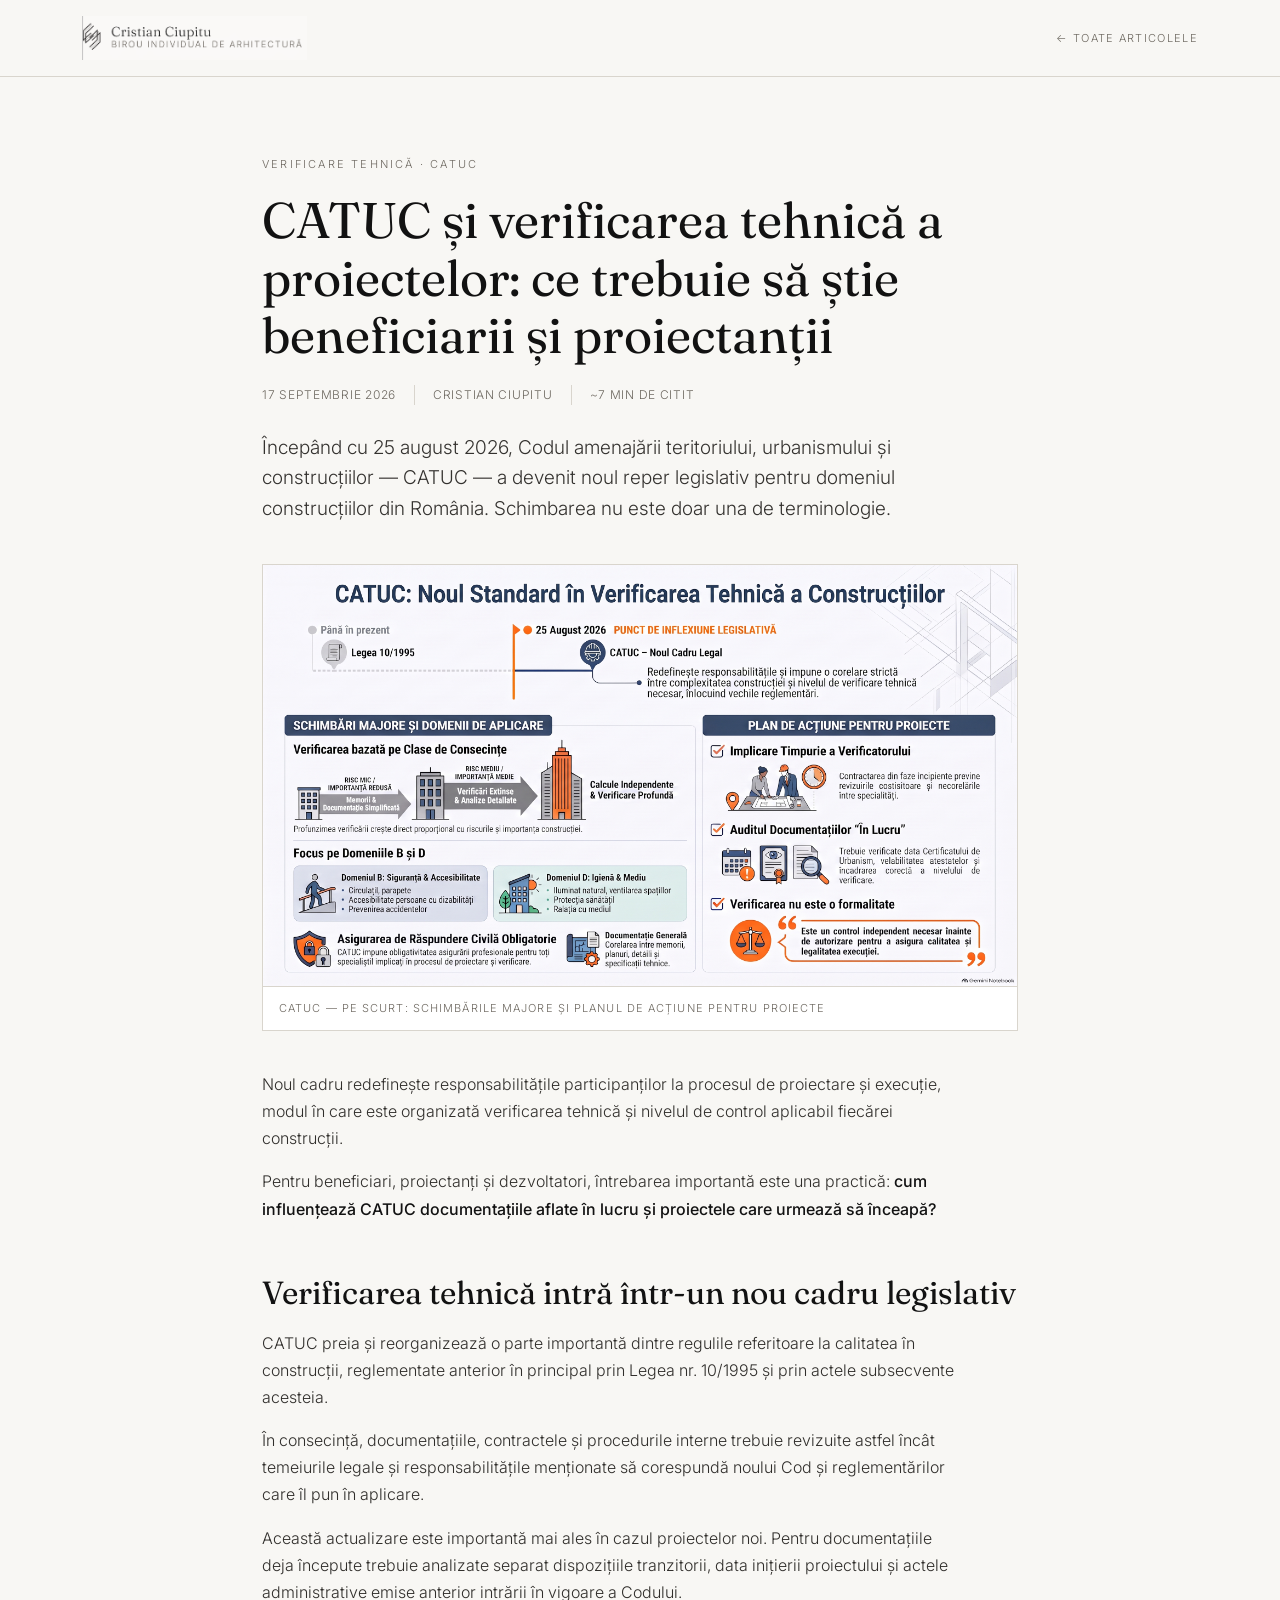
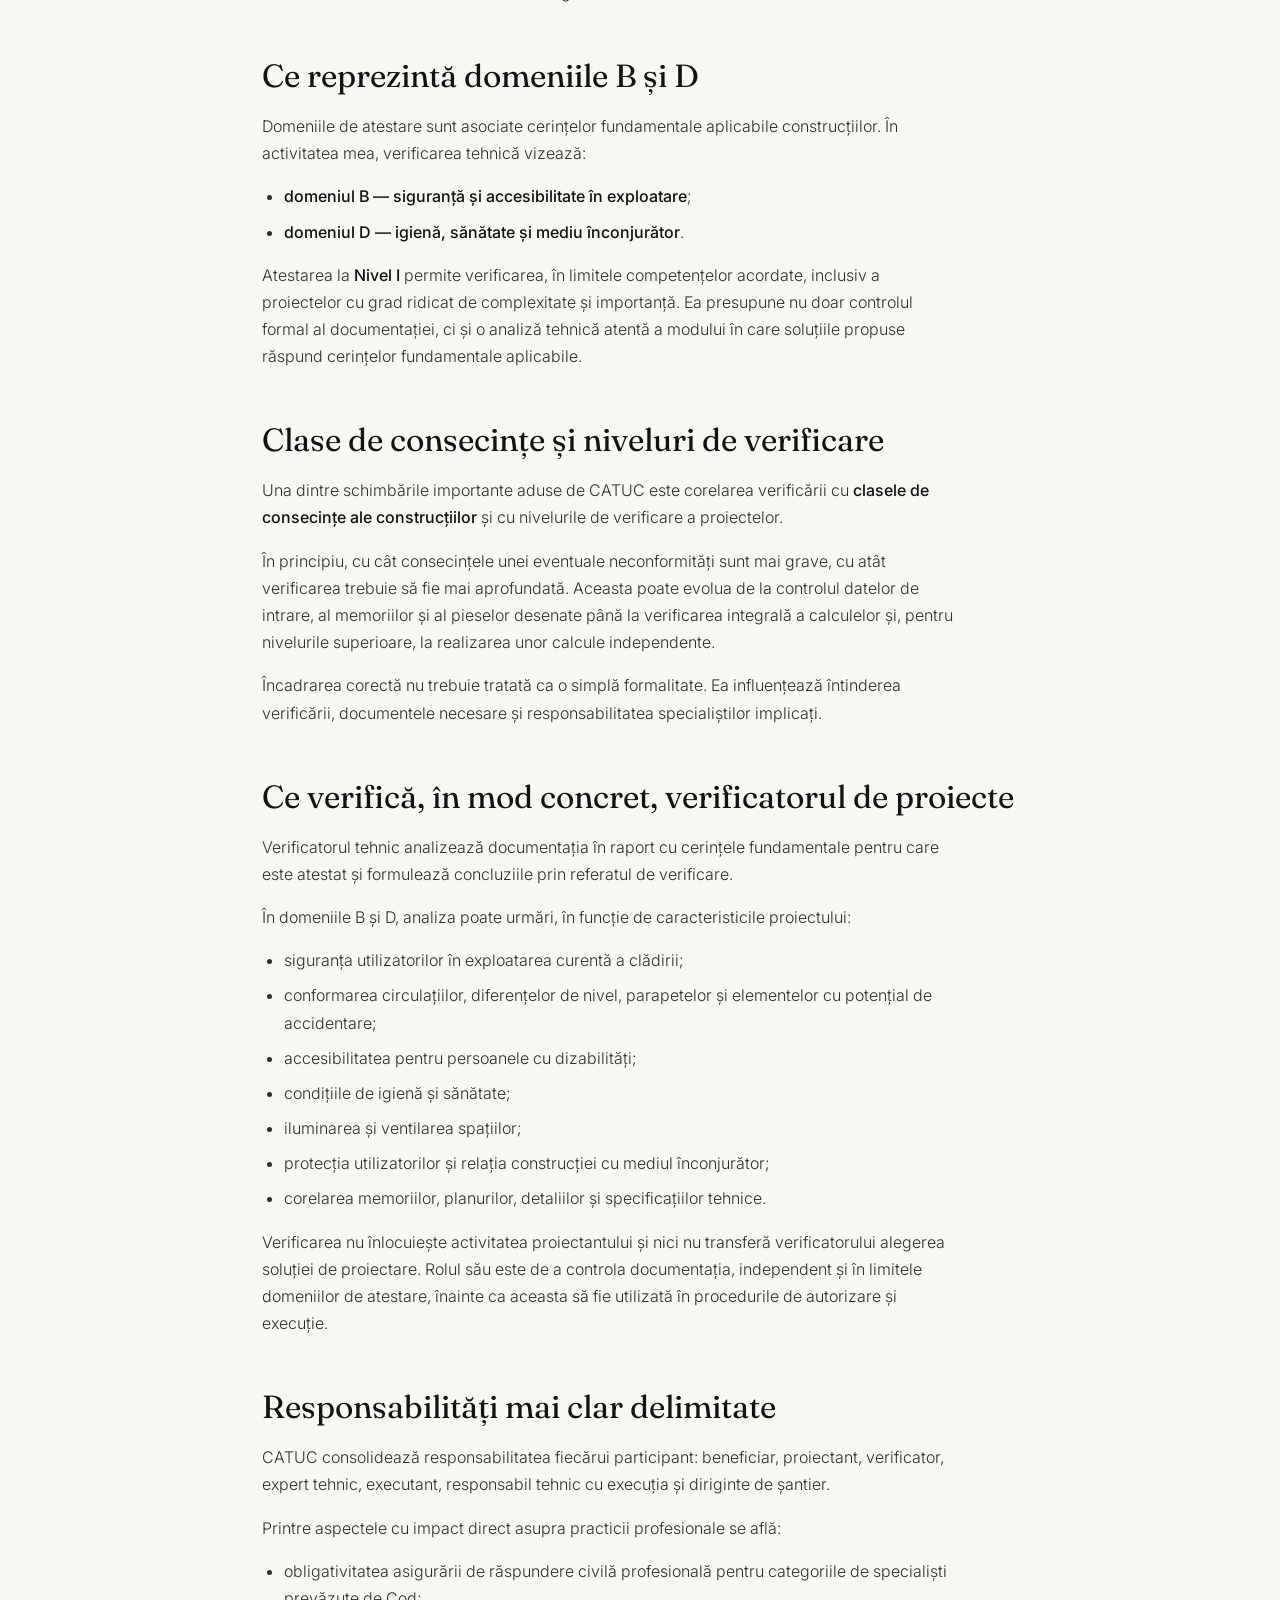
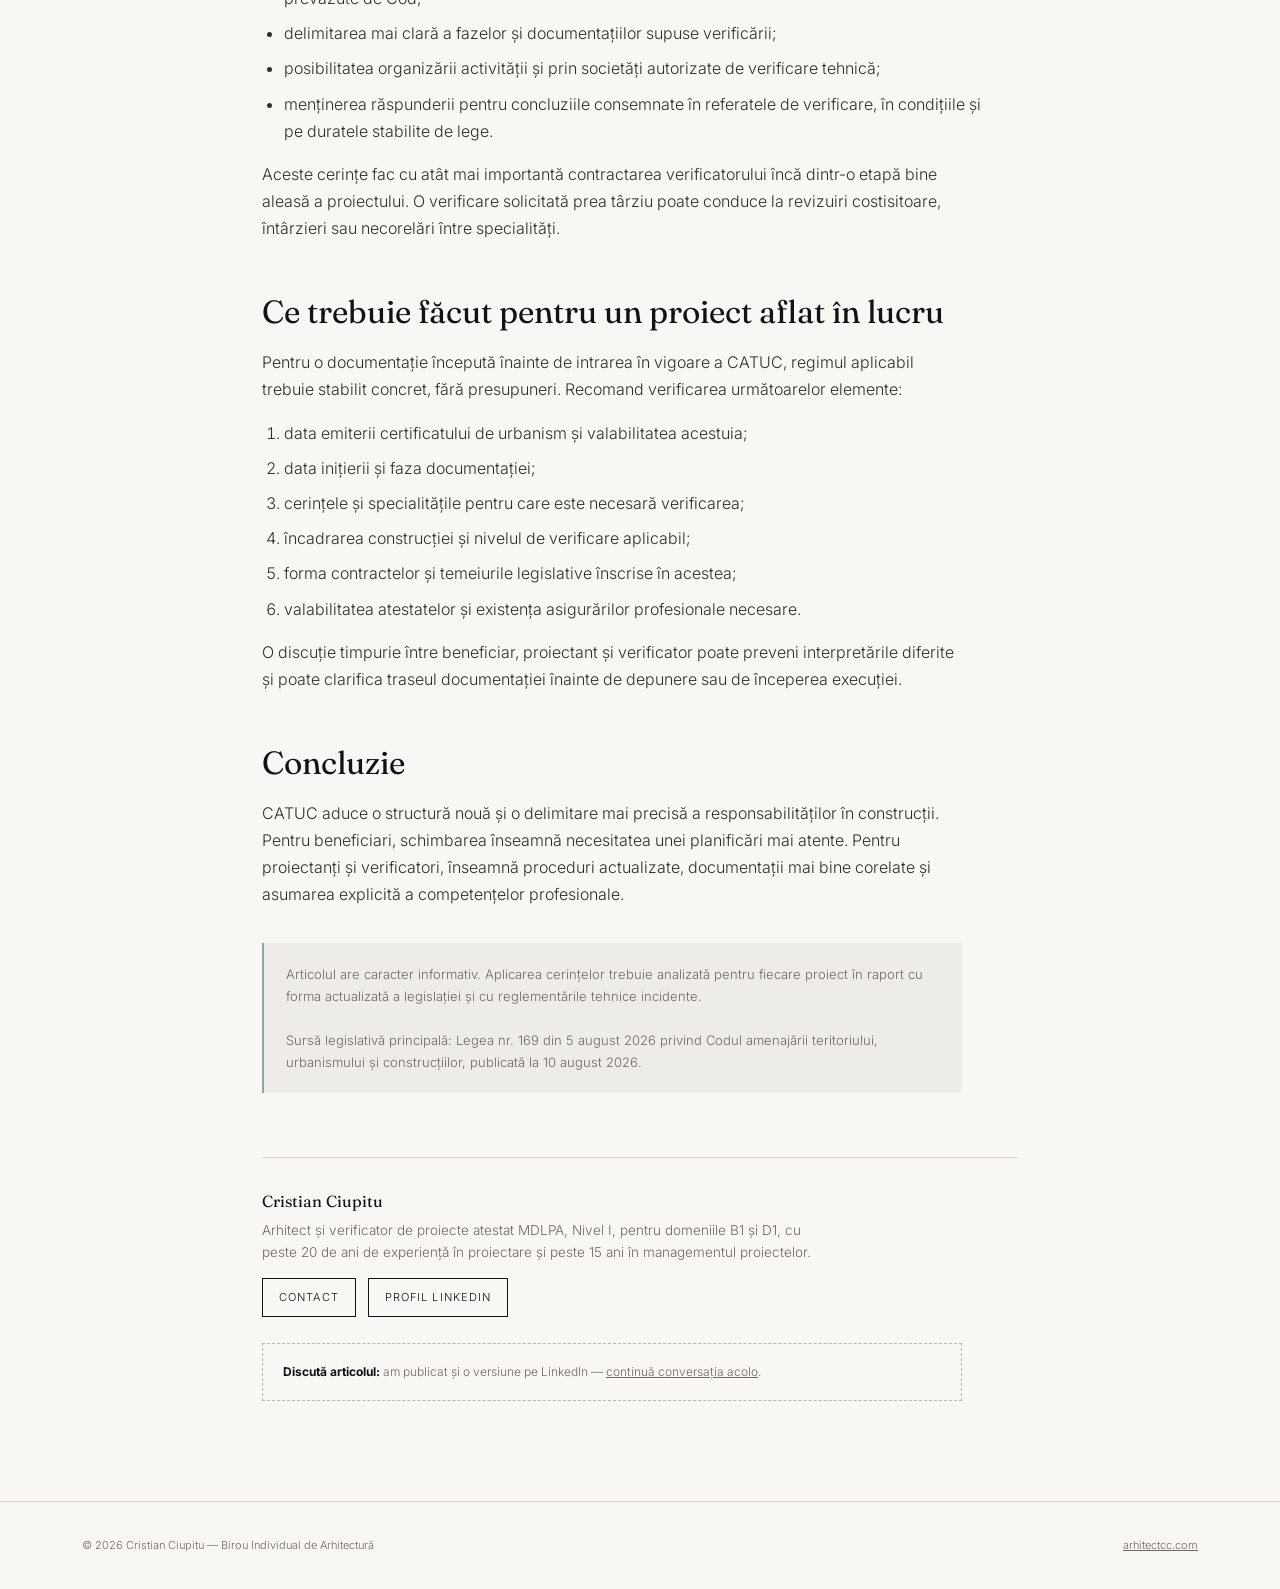
<file: catuc-verificarea-tehnica-proiectelor-b1-d1.html>
<!doctype html>
<html lang="ro">
<head>
<!-- Google tag (gtag.js) -->
<script async src="https://www.googletagmanager.com/gtag/js?id=G-D7TY2CG2GQ"></script>
<script>
  window.dataLayer = window.dataLayer || [];
  function gtag(){dataLayer.push(arguments);}
  gtag('js', new Date());
  gtag('config', 'G-D7TY2CG2GQ');
</script>
<meta charset="utf-8"/>
<meta content="width=device-width, initial-scale=1.0" name="viewport"/>
<title>CATUC și verificarea tehnică a proiectelor B1 și D1 | Cristian Ciupitu</title>
<meta name="description" content="Ce schimbă CATUC în verificarea tehnică a proiectelor? Responsabilități, clase de consecințe și verificarea domeniilor B1 și D1, explicate de arh. Cristian Ciupitu."/>
<meta name="robots" content="index, follow, max-image-preview:large, max-snippet:-1, max-video-preview:-1"/>
<meta name="author" content="Cristian Ciupitu"/>
<meta name="theme-color" content="#f7f5f2"/>
<meta name="format-detection" content="telephone=no"/>
<link href="https://arhitectcc.com/catuc-verificarea-tehnica-proiectelor-b1-d1" rel="canonical"/>

<meta property="og:type" content="article"/>
<meta property="og:locale" content="ro_RO"/>
<meta property="og:site_name" content="Cristian Ciupitu — Birou Individual de Arhitectură"/>
<meta property="og:title" content="CATUC și verificarea tehnică a proiectelor B1 și D1"/>
<meta property="og:description" content="Ce schimbă CATUC în verificarea tehnică a proiectelor? Responsabilități, clase de consecințe și verificarea domeniilor B1 și D1, explicate de arh. Cristian Ciupitu."/>
<meta property="og:url" content="https://arhitectcc.com/catuc-verificarea-tehnica-proiectelor-b1-d1"/>
<meta property="og:image" content="https://arhitectcc.com/assets/images/catuc-infografic-verificare-tehnica.jpg"/>
<meta property="og:image:width" content="2752"/>
<meta property="og:image:height" content="1536"/>
<meta property="og:image:alt" content="Infografic: CATUC — Noul Standard în Verificarea Tehnică a Construcțiilor"/>
<meta name="twitter:card" content="summary_large_image"/>
<meta name="twitter:title" content="CATUC și verificarea tehnică a proiectelor B1 și D1"/>
<meta name="twitter:description" content="Ce schimbă CATUC în verificarea tehnică a proiectelor? Responsabilități, clase de consecințe și verificarea domeniilor B1 și D1."/>
<meta name="twitter:image" content="https://arhitectcc.com/assets/images/catuc-infografic-verificare-tehnica.jpg"/>

<script type="application/ld+json">
{
  "@context": "https://schema.org",
  "@graph": [
    {
      "@type": "Article",
      "@id": "https://arhitectcc.com/catuc-verificarea-tehnica-proiectelor-b1-d1#article",
      "headline": "CATUC și verificarea tehnică a proiectelor B1 și D1",
      "description": "Ce schimbă CATUC în verificarea tehnică a proiectelor? Responsabilități, clase de consecințe și verificarea domeniilor B1 și D1, explicate de arh. Cristian Ciupitu.",
      "image": "https://arhitectcc.com/assets/images/catuc-infografic-verificare-tehnica.jpg",
      "datePublished": "2026-09-17",
      "dateModified": "2026-09-17",
      "inLanguage": "ro",
      "mainEntityOfPage": "https://arhitectcc.com/catuc-verificarea-tehnica-proiectelor-b1-d1",
      "author": { "@id": "https://arhitectcc.com/#person" },
      "publisher": { "@id": "https://arhitectcc.com/#business" },
      "about": ["CATUC", "Verificare tehnică proiecte", "Domeniul B1", "Domeniul D1"]
    },
    {
      "@type": "WebPage",
      "@id": "https://arhitectcc.com/catuc-verificarea-tehnica-proiectelor-b1-d1#webpage",
      "url": "https://arhitectcc.com/catuc-verificarea-tehnica-proiectelor-b1-d1",
      "name": "CATUC și verificarea tehnică a proiectelor B1 și D1",
      "isPartOf": { "@id": "https://arhitectcc.com/#website" },
      "about": { "@id": "https://arhitectcc.com/#person" },
      "inLanguage": "ro",
      "breadcrumb": { "@id": "https://arhitectcc.com/catuc-verificarea-tehnica-proiectelor-b1-d1#breadcrumb" }
    },
    {
      "@type": "BreadcrumbList",
      "@id": "https://arhitectcc.com/catuc-verificarea-tehnica-proiectelor-b1-d1#breadcrumb",
      "itemListElement": [
        { "@type": "ListItem", "position": 1, "name": "Acasă", "item": "https://arhitectcc.com/" },
        { "@type": "ListItem", "position": 2, "name": "Articole", "item": "https://arhitectcc.com/#articole" },
        { "@type": "ListItem", "position": 3, "name": "CATUC și verificarea tehnică a proiectelor B1 și D1" }
      ]
    }
  ]
}
</script>

<link href="https://fonts.googleapis.com" rel="preconnect"/>
<link crossorigin="" href="https://fonts.gstatic.com" rel="preconnect"/>
<link href="https://fonts.googleapis.com/css2?family=Fraunces:opsz,wght@9..144,300;9..144,400;9..144,500&amp;family=Inter:wght@300;400;500;600&amp;display=swap" rel="stylesheet"/>

<link href="/assets/favicon.ico" rel="icon"/>
<link href="/assets/favicon-32.png" rel="icon" sizes="32x32" type="image/png"/>
<link href="/assets/favicon-16.png" rel="icon" sizes="16x16" type="image/png"/>
<link href="/assets/apple-touch-icon.png" rel="apple-touch-icon" sizes="180x180"/>
<link href="/site.webmanifest" rel="manifest"/>

<style>
:root{
  --ink:#121212; --paper:#f8f7f4; --paper2:#eeece7; --line:#d9d5cd;
  --muted:#6e6961; --accent:#8ea5a5; --dark:#111414; --white:#f7f5f0;
}
*{box-sizing:border-box;margin:0;padding:0}
html{scroll-behavior:smooth}
body{background:var(--paper);color:var(--ink);font:300 16px/1.7 'Inter',sans-serif}
h1,h2,h3,.serif{font-family:'Fraunces',serif;font-weight:400;line-height:1.15}
a{color:inherit} img{display:block;max-width:100%}
.wrap{max-width:820px;margin:auto;padding:0 32px}
header{position:sticky;top:0;z-index:50;background:rgba(248,247,244,.94);backdrop-filter:blur(10px);border-bottom:1px solid var(--line)}
.nav{max-width:1180px;margin:auto;padding:16px 32px;display:flex;align-items:center;justify-content:space-between;gap:24px}
.brand{display:flex;align-items:center;gap:10px;text-decoration:none}
.brand img{height:44px;width:auto}
.brand strong{font:400 16px 'Fraunces',serif}
.back-link{font-size:11px;letter-spacing:.12em;text-transform:uppercase;color:var(--muted);text-decoration:none}
.back-link:hover{color:var(--ink)}

.eyebrow{font-size:11px;letter-spacing:.2em;text-transform:uppercase;color:var(--muted)}
article{padding:72px 0 100px}
.article-head{margin-bottom:38px}
.article-head h1{font-size:clamp(32px,5vw,50px);margin-top:16px;max-width:720px}
.article-meta{display:flex;gap:18px;flex-wrap:wrap;margin-top:20px;font-size:12px;letter-spacing:.06em;text-transform:uppercase;color:var(--muted)}
.article-meta span{border-left:1px solid var(--line);padding-left:18px}
.article-meta span:first-child{border-left:0;padding-left:0}

.lede{font:300 19px/1.6 'Inter',sans-serif;color:#34322f;margin:28px 0 8px;max-width:700px}

figure.hero-figure{margin:40px 0;border:1px solid var(--line);background:#fff}
figure.hero-figure img{width:100%;height:auto}
figure.hero-figure figcaption{padding:12px 16px;font-size:11px;letter-spacing:.1em;text-transform:uppercase;color:var(--muted);border-top:1px solid var(--line)}

.prose h2{font-size:clamp(24px,3vw,32px);margin:52px 0 18px}
.prose h3{font-size:19px;margin:30px 0 12px;font-family:'Inter',sans-serif;font-weight:500;letter-spacing:.02em}
.prose p{margin:16px 0;color:#302e2b;max-width:700px}
.prose ul,.prose ol{margin:16px 0 16px 22px;max-width:700px;color:#302e2b}
.prose li{margin:8px 0}
.prose strong{font-weight:500;color:var(--ink)}
.prose a{text-decoration:underline;text-underline-offset:3px}
.note{margin:34px 0;padding:20px 22px;border-left:2px solid var(--accent);background:var(--paper2);font-size:13px;color:var(--muted);max-width:700px}

.author-box{margin-top:64px;padding-top:34px;border-top:1px solid var(--line);display:flex;gap:20px;align-items:flex-start;flex-wrap:wrap}
.author-box h3{font-size:16px;margin-bottom:8px}
.author-box p{font-size:13.5px;color:var(--muted);max-width:560px}
.author-links{margin-top:14px;display:flex;gap:12px;flex-wrap:wrap}
.author-links a{display:inline-block;border:1px solid currentColor;padding:9px 16px;font-size:11px;letter-spacing:.1em;text-transform:uppercase;text-decoration:none;transition:.2s}
.author-links a:hover{background:var(--ink);color:var(--paper)}

.share-box{margin-top:26px;padding:18px 20px;border:1px dashed #bbb6ad;font-size:12px;color:var(--muted);max-width:700px}
.share-box b{color:var(--ink)}

footer{padding:34px 0;border-top:1px solid var(--line)}
.footer{max-width:1180px;margin:auto;padding:0 32px;display:flex;justify-content:space-between;gap:20px;flex-wrap:wrap;color:var(--muted);font-size:11px}

@media(max-width:640px){
  .wrap{padding:0 20px}
  .nav{padding:14px 20px}
  article{padding:48px 0 72px}
}
</style>
</head>
<body>

<header>
  <div class="nav">
    <a class="brand" href="/">
      <img src="/assets/logo-lockup.png" alt="Cristian Ciupitu — Birou Individual de Arhitectură"/>
    </a>
    <a class="back-link" href="/#articole">← Toate articolele</a>
  </div>
</header>

<article>
  <div class="wrap">
    <div class="article-head">
      <span class="eyebrow">Verificare tehnică · CATUC</span>
      <h1>CATUC și verificarea tehnică a proiectelor: ce trebuie să știe beneficiarii și proiectanții</h1>
      <div class="article-meta">
        <span>17 septembrie 2026</span>
        <span>Cristian Ciupitu</span>
        <span>~7 min de citit</span>
      </div>
      <p class="lede">Începând cu 25 august 2026, Codul amenajării teritoriului, urbanismului și construcțiilor — CATUC — a devenit noul reper legislativ pentru domeniul construcțiilor din România. Schimbarea nu este doar una de terminologie.</p>
    </div>

    <figure class="hero-figure">
      <img src="/assets/images/catuc-infografic-verificare-tehnica.jpg" alt="Infografic: CATUC — Noul Standard în Verificarea Tehnică a Construcțiilor. Punct de inflexiune legislativă la 25 august 2026: Legea 10/1995 este înlocuită de CATUC. Verificare bazată pe clase de consecințe, focus pe domeniile B (siguranță și accesibilitate) și D (igienă și mediu), asigurare de răspundere civilă obligatorie și plan de acțiune pentru proiecte aflate în lucru." loading="lazy" width="2752" height="1536"/>
      <figcaption>CATUC — pe scurt: schimbările majore și planul de acțiune pentru proiecte</figcaption>
    </figure>

    <div class="prose">
      <p>Noul cadru redefinește responsabilitățile participanților la procesul de proiectare și execuție, modul în care este organizată verificarea tehnică și nivelul de control aplicabil fiecărei construcții.</p>

      <p>Pentru beneficiari, proiectanți și dezvoltatori, întrebarea importantă este una practică: <strong>cum influențează CATUC documentațiile aflate în lucru și proiectele care urmează să înceapă?</strong></p>

      <h2>Verificarea tehnică intră într-un nou cadru legislativ</h2>
      <p>CATUC preia și reorganizează o parte importantă dintre regulile referitoare la calitatea în construcții, reglementate anterior în principal prin Legea nr. 10/1995 și prin actele subsecvente acesteia.</p>
      <p>În consecință, documentațiile, contractele și procedurile interne trebuie revizuite astfel încât temeiurile legale și responsabilitățile menționate să corespundă noului Cod și reglementărilor care îl pun în aplicare.</p>
      <p>Această actualizare este importantă mai ales în cazul proiectelor noi. Pentru documentațiile deja începute trebuie analizate separat dispozițiile tranzitorii, data inițierii proiectului și actele administrative emise anterior intrării în vigoare a Codului.</p>

      <h2>Ce reprezintă domeniile B și D</h2>
      <p>Domeniile de atestare sunt asociate cerințelor fundamentale aplicabile construcțiilor. În activitatea mea, verificarea tehnică vizează:</p>
      <ul>
        <li><strong>domeniul B — siguranță și accesibilitate în exploatare</strong>;</li>
        <li><strong>domeniul D — igienă, sănătate și mediu înconjurător</strong>.</li>
      </ul>
      <p>Atestarea la <strong>Nivel I</strong> permite verificarea, în limitele competențelor acordate, inclusiv a proiectelor cu grad ridicat de complexitate și importanță. Ea presupune nu doar controlul formal al documentației, ci și o analiză tehnică atentă a modului în care soluțiile propuse răspund cerințelor fundamentale aplicabile.</p>

      <h2>Clase de consecințe și niveluri de verificare</h2>
      <p>Una dintre schimbările importante aduse de CATUC este corelarea verificării cu <strong>clasele de consecințe ale construcțiilor</strong> și cu nivelurile de verificare a proiectelor.</p>
      <p>În principiu, cu cât consecințele unei eventuale neconformități sunt mai grave, cu atât verificarea trebuie să fie mai aprofundată. Aceasta poate evolua de la controlul datelor de intrare, al memoriilor și al pieselor desenate până la verificarea integrală a calculelor și, pentru nivelurile superioare, la realizarea unor calcule independente.</p>
      <p>Încadrarea corectă nu trebuie tratată ca o simplă formalitate. Ea influențează întinderea verificării, documentele necesare și responsabilitatea specialiștilor implicați.</p>

      <h2>Ce verifică, în mod concret, verificatorul de proiecte</h2>
      <p>Verificatorul tehnic analizează documentația în raport cu cerințele fundamentale pentru care este atestat și formulează concluziile prin referatul de verificare.</p>
      <p>În domeniile B și D, analiza poate urmări, în funcție de caracteristicile proiectului:</p>
      <ul>
        <li>siguranța utilizatorilor în exploatarea curentă a clădirii;</li>
        <li>conformarea circulațiilor, diferențelor de nivel, parapetelor și elementelor cu potențial de accidentare;</li>
        <li>accesibilitatea pentru persoanele cu dizabilități;</li>
        <li>condițiile de igienă și sănătate;</li>
        <li>iluminarea și ventilarea spațiilor;</li>
        <li>protecția utilizatorilor și relația construcției cu mediul înconjurător;</li>
        <li>corelarea memoriilor, planurilor, detaliilor și specificațiilor tehnice.</li>
      </ul>
      <p>Verificarea nu înlocuiește activitatea proiectantului și nici nu transferă verificatorului alegerea soluției de proiectare. Rolul său este de a controla documentația, independent și în limitele domeniilor de atestare, înainte ca aceasta să fie utilizată în procedurile de autorizare și execuție.</p>

      <h2>Responsabilități mai clar delimitate</h2>
      <p>CATUC consolidează responsabilitatea fiecărui participant: beneficiar, proiectant, verificator, expert tehnic, executant, responsabil tehnic cu execuția și diriginte de șantier.</p>
      <p>Printre aspectele cu impact direct asupra practicii profesionale se află:</p>
      <ul>
        <li>obligativitatea asigurării de răspundere civilă profesională pentru categoriile de specialiști prevăzute de Cod;</li>
        <li>delimitarea mai clară a fazelor și documentațiilor supuse verificării;</li>
        <li>posibilitatea organizării activității și prin societăți autorizate de verificare tehnică;</li>
        <li>menținerea răspunderii pentru concluziile consemnate în referatele de verificare, în condițiile și pe duratele stabilite de lege.</li>
      </ul>
      <p>Aceste cerințe fac cu atât mai importantă contractarea verificatorului încă dintr-o etapă bine aleasă a proiectului. O verificare solicitată prea târziu poate conduce la revizuiri costisitoare, întârzieri sau necorelări între specialități.</p>

      <h2>Ce trebuie făcut pentru un proiect aflat în lucru</h2>
      <p>Pentru o documentație începută înainte de intrarea în vigoare a CATUC, regimul aplicabil trebuie stabilit concret, fără presupuneri. Recomand verificarea următoarelor elemente:</p>
      <ol>
        <li>data emiterii certificatului de urbanism și valabilitatea acestuia;</li>
        <li>data inițierii și faza documentației;</li>
        <li>cerințele și specialitățile pentru care este necesară verificarea;</li>
        <li>încadrarea construcției și nivelul de verificare aplicabil;</li>
        <li>forma contractelor și temeiurile legislative înscrise în acestea;</li>
        <li>valabilitatea atestatelor și existența asigurărilor profesionale necesare.</li>
      </ol>
      <p>O discuție timpurie între beneficiar, proiectant și verificator poate preveni interpretările diferite și poate clarifica traseul documentației înainte de depunere sau de începerea execuției.</p>

      <h2>Concluzie</h2>
      <p>CATUC aduce o structură nouă și o delimitare mai precisă a responsabilităților în construcții. Pentru beneficiari, schimbarea înseamnă necesitatea unei planificări mai atente. Pentru proiectanți și verificatori, înseamnă proceduri actualizate, documentații mai bine corelate și asumarea explicită a competențelor profesionale.</p>

      <div class="note">Articolul are caracter informativ. Aplicarea cerințelor trebuie analizată pentru fiecare proiect în raport cu forma actualizată a legislației și cu reglementările tehnice incidente.<br/><br/>Sursă legislativă principală: Legea nr. 169 din 5 august 2026 privind Codul amenajării teritoriului, urbanismului și construcțiilor, publicată la 10 august 2026.</div>
    </div>

    <div class="author-box">
      <div>
        <h3>Cristian Ciupitu</h3>
        <p>Arhitect și verificator de proiecte atestat MDLPA, Nivel I, pentru domeniile B1 și D1, cu peste 20 de ani de experiență în proiectare și peste 15 ani în managementul proiectelor.</p>
        <div class="author-links">
          <a href="/#contact">Contact</a>
          <a href="https://ro.linkedin.com/in/cristian-ciupitu-8b4a6555" target="_blank" rel="noopener">Profil LinkedIn</a>
          <!-- TODO: după ce publici postarea pe LinkedIn despre acest articol, înlocuiește linkul de mai sus (sau adaugă unul nou) cu URL-ul exact al postării, ca vizitatorii să poată continua discuția acolo -->
        </div>
      </div>
    </div>

    <div class="share-box">
      <b>Discută articolul:</b> am publicat și o versiune pe LinkedIn — <!-- TODO: înlocuiește cu linkul postării după publicare --><a href="https://ro.linkedin.com/in/cristian-ciupitu-8b4a6555" target="_blank" rel="noopener">continuă conversația acolo</a>.
    </div>
  </div>
</article>

<footer>
  <div class="footer">
    <span>© 2026 Cristian Ciupitu — Birou Individual de Arhitectură</span>
    <a href="/">arhitectcc.com</a>
  </div>
</footer>

</body>
</html>
</file>
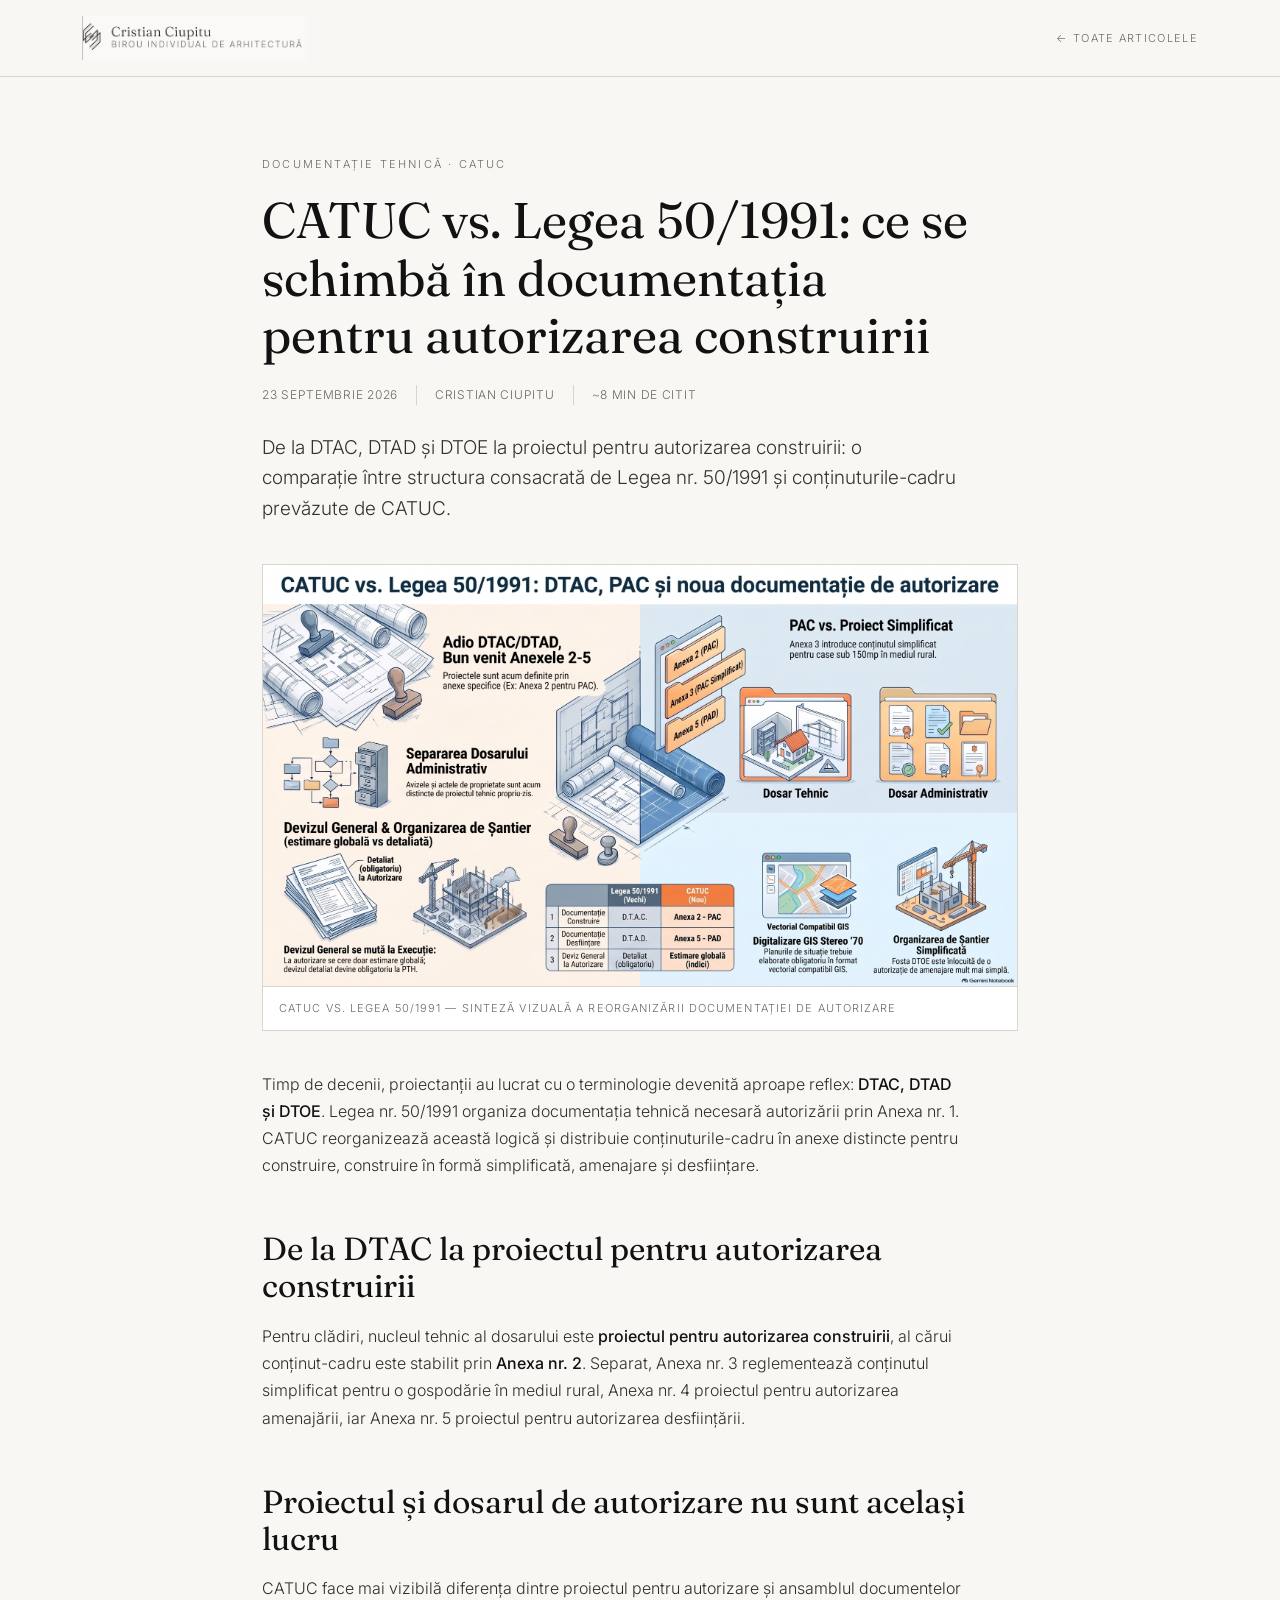
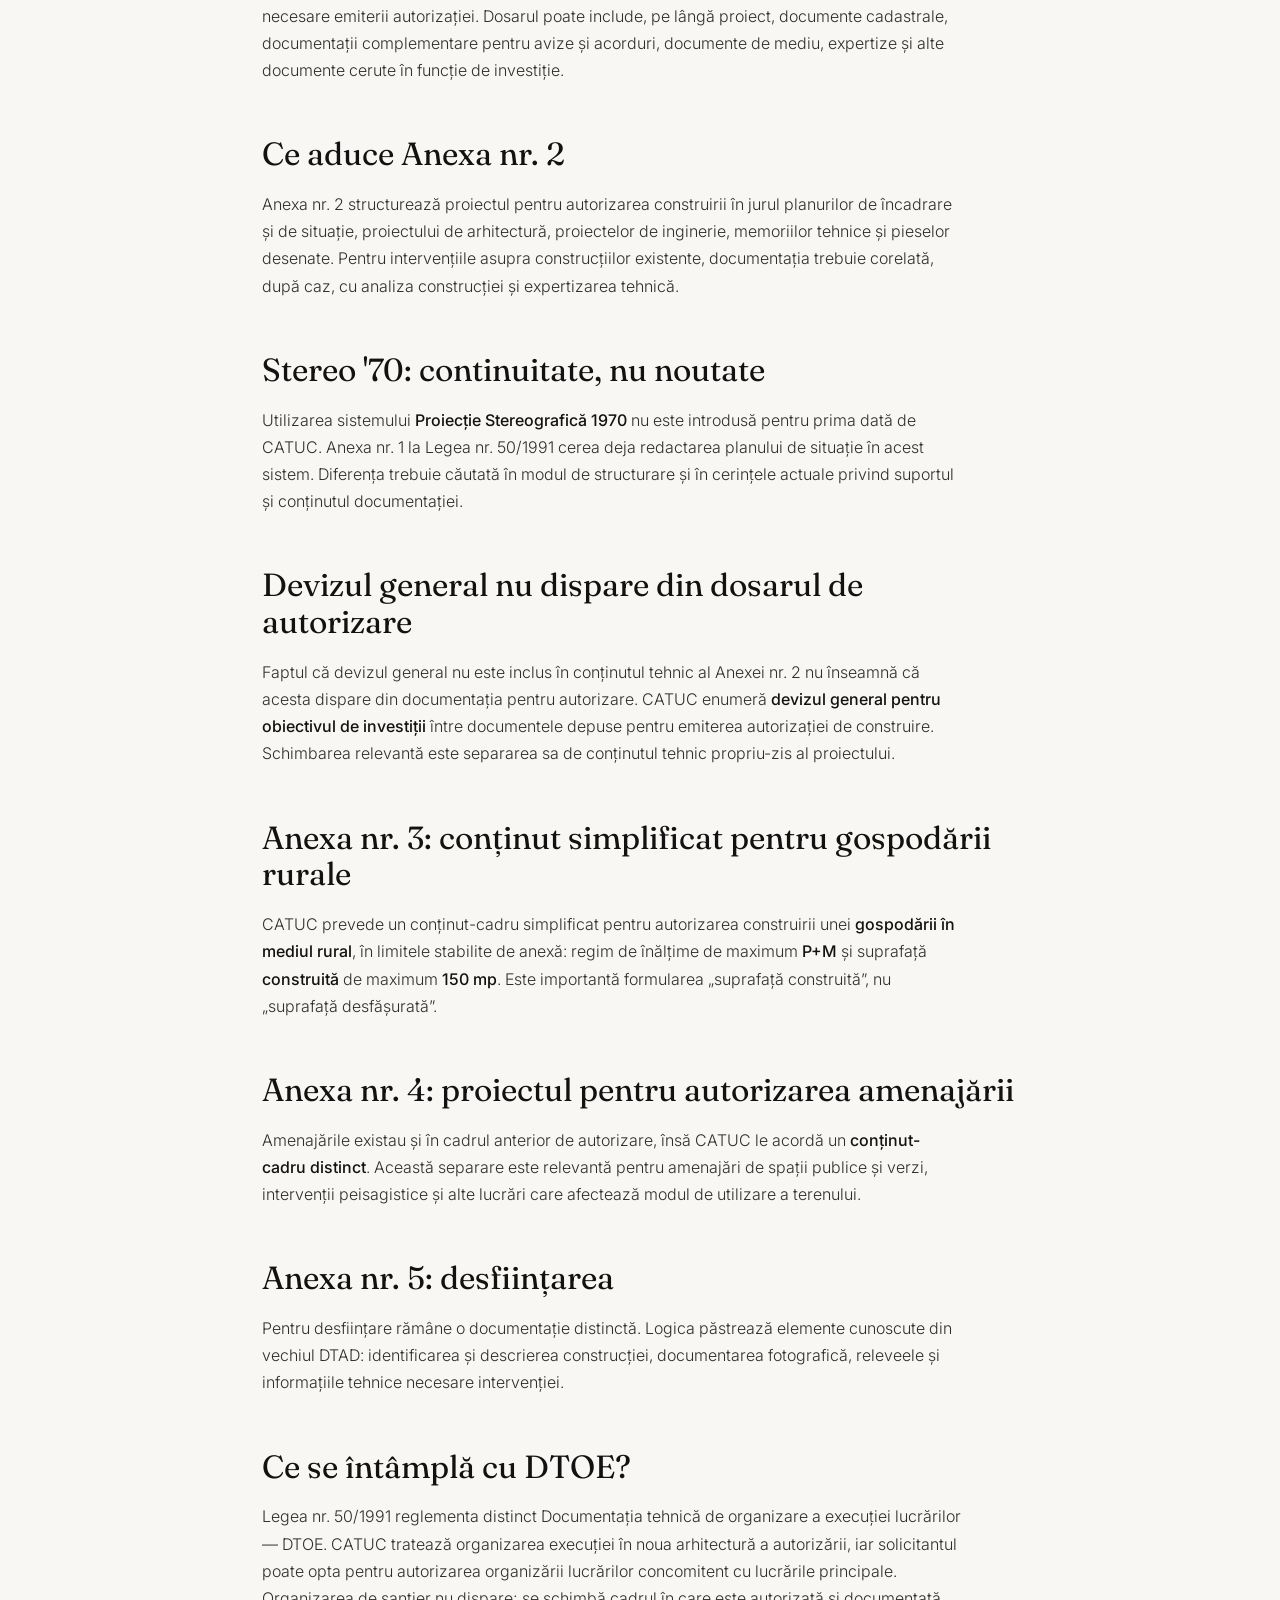
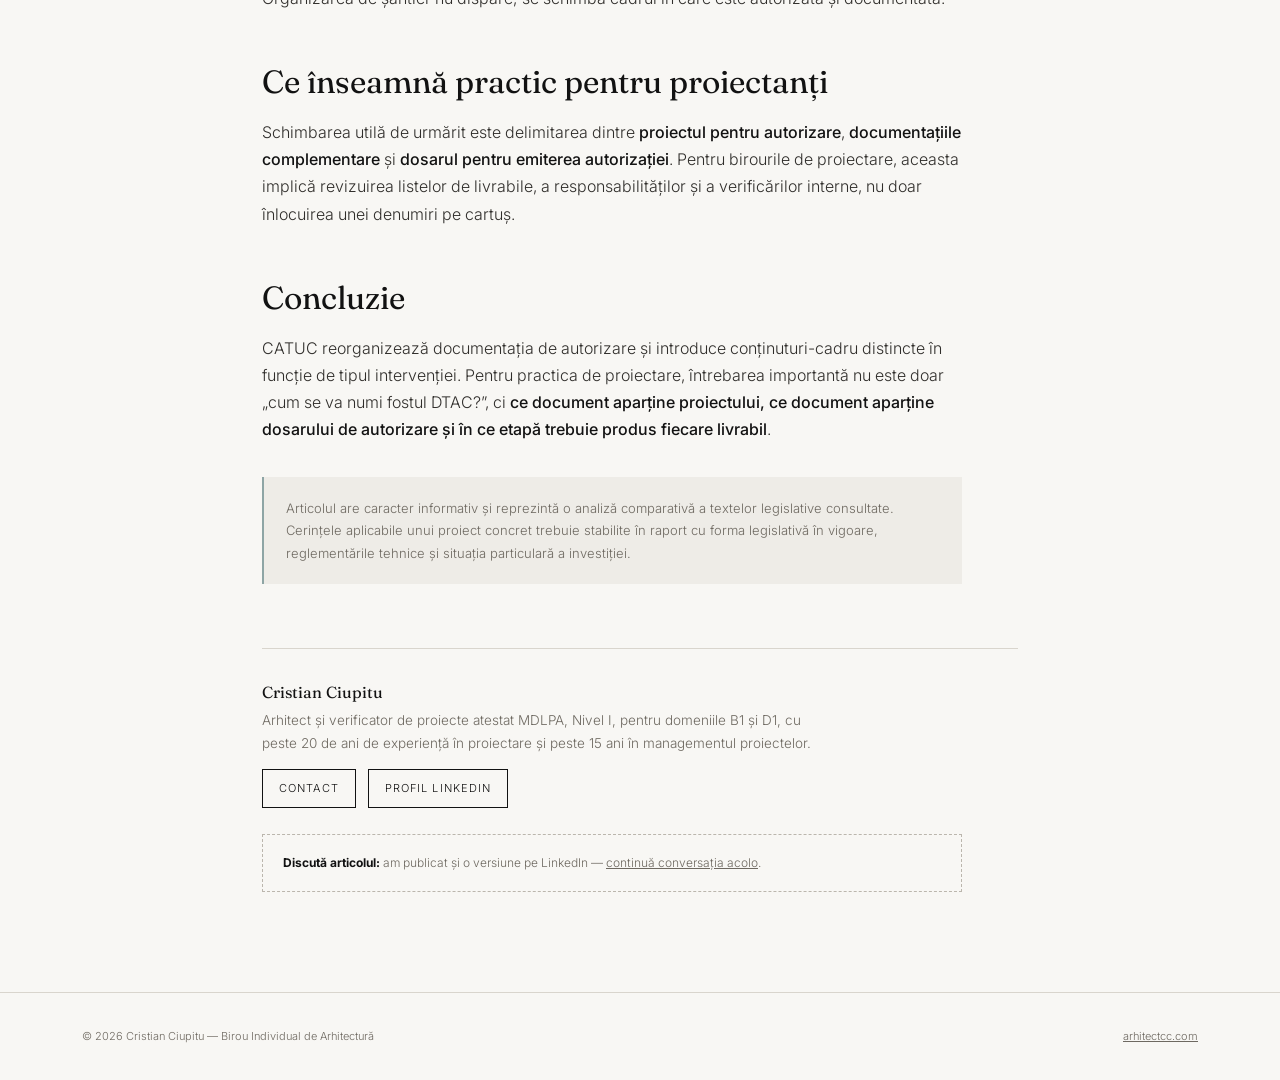
<file: catuc-vs-legea-50-documentatie-tehnica-autorizare-construire.html>
<!doctype html>
<html lang="ro">
<head>
<!-- Google tag (gtag.js) -->
<script async src="https://www.googletagmanager.com/gtag/js?id=G-D7TY2CG2GQ"></script>
<script>
  window.dataLayer = window.dataLayer || [];
  function gtag(){dataLayer.push(arguments);}
  gtag('js', new Date());
  gtag('config', 'G-D7TY2CG2GQ');
</script>
<meta charset="utf-8"/>
<meta content="width=device-width, initial-scale=1.0" name="viewport"/>
<title>CATUC vs. Legea 50/1991: ce se schimbă în documentația pentru autorizarea construirii | Cristian Ciupitu</title>
<meta name="description" content="Ce schimbă CATUC în documentația pentru autorizarea construirii: proiectul pentru autorizare, anexele 2–5, devizul general, amenajările și diferențele față de DTAC, DTAD și DTOE."/>
<meta name="robots" content="index, follow, max-image-preview:large, max-snippet:-1, max-video-preview:-1"/>
<meta name="author" content="Cristian Ciupitu"/>
<meta name="theme-color" content="#f7f5f2"/>
<meta name="format-detection" content="telephone=no"/>
<link href="https://arhitectcc.com/catuc-vs-legea-50-documentatie-tehnica-autorizare-construire" rel="canonical"/>

<meta property="og:type" content="article"/>
<meta property="og:locale" content="ro_RO"/>
<meta property="og:site_name" content="Cristian Ciupitu — Birou Individual de Arhitectură"/>
<meta property="og:title" content="CATUC vs. Legea 50/1991: ce se schimbă în documentația pentru autorizarea construirii"/>
<meta property="og:description" content="Ce schimbă CATUC în documentația pentru autorizarea construirii: proiectul pentru autorizare, anexele 2–5, devizul general, amenajările și diferențele față de DTAC, DTAD și DTOE."/>
<meta property="og:url" content="https://arhitectcc.com/catuc-vs-legea-50-documentatie-tehnica-autorizare-construire"/>
<meta property="og:image" content="https://arhitectcc.com/assets/images/catuc-vs-legea-50-infografic.jpg"/>
<meta property="og:image:width" content="2048"/>
<meta property="og:image:height" content="1143"/>
<meta property="og:image:alt" content="Infografic CATUC vs. Legea 50/1991 privind documentația pentru autorizarea construirii"/>
<meta name="twitter:card" content="summary_large_image"/>
<meta name="twitter:title" content="CATUC vs. Legea 50/1991: ce se schimbă în documentația pentru autorizarea construirii"/>
<meta name="twitter:description" content="Ce schimbă CATUC în documentația pentru autorizarea construirii: proiectul pentru autorizare, anexele 2–5, devizul general și diferențele față de DTAC, DTAD și DTOE."/>
<meta name="twitter:image" content="https://arhitectcc.com/assets/images/catuc-vs-legea-50-infografic.jpg"/>

<script type="application/ld+json">
{
  "@context": "https://schema.org",
  "@graph": [
    {
      "@type": "Article",
      "@id": "https://arhitectcc.com/catuc-vs-legea-50-documentatie-tehnica-autorizare-construire#article",
      "headline": "CATUC vs. Legea 50/1991: ce se schimbă în documentația pentru autorizarea construirii",
      "description": "Ce schimbă CATUC în documentația pentru autorizarea construirii: proiectul pentru autorizare, anexele 2–5, devizul general, amenajările și diferențele față de DTAC, DTAD și DTOE.",
      "image": "https://arhitectcc.com/assets/images/catuc-vs-legea-50-infografic.jpg",
      "datePublished": "2026-09-23",
      "dateModified": "2026-09-23",
      "inLanguage": "ro",
      "mainEntityOfPage": "https://arhitectcc.com/catuc-vs-legea-50-documentatie-tehnica-autorizare-construire",
      "author": { "@id": "https://arhitectcc.com/#person" },
      "publisher": { "@id": "https://arhitectcc.com/#business" },
      "about": ["CATUC", "Legea 50/1991", "DTAC", "Documentație autorizare construire"]
    },
    {
      "@type": "WebPage",
      "@id": "https://arhitectcc.com/catuc-vs-legea-50-documentatie-tehnica-autorizare-construire#webpage",
      "url": "https://arhitectcc.com/catuc-vs-legea-50-documentatie-tehnica-autorizare-construire",
      "name": "CATUC vs. Legea 50/1991: ce se schimbă în documentația pentru autorizarea construirii",
      "isPartOf": { "@id": "https://arhitectcc.com/#website" },
      "about": { "@id": "https://arhitectcc.com/#person" },
      "inLanguage": "ro",
      "breadcrumb": { "@id": "https://arhitectcc.com/catuc-vs-legea-50-documentatie-tehnica-autorizare-construire#breadcrumb" }
    },
    {
      "@type": "BreadcrumbList",
      "@id": "https://arhitectcc.com/catuc-vs-legea-50-documentatie-tehnica-autorizare-construire#breadcrumb",
      "itemListElement": [
        { "@type": "ListItem", "position": 1, "name": "Acasă", "item": "https://arhitectcc.com/" },
        { "@type": "ListItem", "position": 2, "name": "Articole", "item": "https://arhitectcc.com/#articole" },
        { "@type": "ListItem", "position": 3, "name": "CATUC vs. Legea 50/1991: ce se schimbă în documentația pentru autorizarea construirii" }
      ]
    }
  ]
}
</script>

<link href="https://fonts.googleapis.com" rel="preconnect"/>
<link crossorigin="" href="https://fonts.gstatic.com" rel="preconnect"/>
<link href="https://fonts.googleapis.com/css2?family=Fraunces:opsz,wght@9..144,300;9..144,400;9..144,500&amp;family=Inter:wght@300;400;500;600&amp;display=swap" rel="stylesheet"/>

<link href="/assets/favicon.ico" rel="icon"/>
<link href="/assets/favicon-32.png" rel="icon" sizes="32x32" type="image/png"/>
<link href="/assets/favicon-16.png" rel="icon" sizes="16x16" type="image/png"/>
<link href="/assets/apple-touch-icon.png" rel="apple-touch-icon" sizes="180x180"/>
<link href="/site.webmanifest" rel="manifest"/>

<style>
:root{
  --ink:#121212; --paper:#f8f7f4; --paper2:#eeece7; --line:#d9d5cd;
  --muted:#6e6961; --accent:#8ea5a5; --dark:#111414; --white:#f7f5f0;
}
*{box-sizing:border-box;margin:0;padding:0}
html{scroll-behavior:smooth}
body{background:var(--paper);color:var(--ink);font:300 16px/1.7 'Inter',sans-serif}
h1,h2,h3,.serif{font-family:'Fraunces',serif;font-weight:400;line-height:1.15}
a{color:inherit} img{display:block;max-width:100%}
.wrap{max-width:820px;margin:auto;padding:0 32px}
header{position:sticky;top:0;z-index:50;background:rgba(248,247,244,.94);backdrop-filter:blur(10px);border-bottom:1px solid var(--line)}
.nav{max-width:1180px;margin:auto;padding:16px 32px;display:flex;align-items:center;justify-content:space-between;gap:24px}
.brand{display:flex;align-items:center;gap:10px;text-decoration:none}
.brand img{height:44px;width:auto}
.brand strong{font:400 16px 'Fraunces',serif}
.back-link{font-size:11px;letter-spacing:.12em;text-transform:uppercase;color:var(--muted);text-decoration:none}
.back-link:hover{color:var(--ink)}

.eyebrow{font-size:11px;letter-spacing:.2em;text-transform:uppercase;color:var(--muted)}
article{padding:72px 0 100px}
.article-head{margin-bottom:38px}
.article-head h1{font-size:clamp(32px,5vw,50px);margin-top:16px;max-width:720px}
.article-meta{display:flex;gap:18px;flex-wrap:wrap;margin-top:20px;font-size:12px;letter-spacing:.06em;text-transform:uppercase;color:var(--muted)}
.article-meta span{border-left:1px solid var(--line);padding-left:18px}
.article-meta span:first-child{border-left:0;padding-left:0}

.lede{font:300 19px/1.6 'Inter',sans-serif;color:#34322f;margin:28px 0 8px;max-width:700px}

figure.hero-figure{margin:40px 0;border:1px solid var(--line);background:#fff}
figure.hero-figure img{width:100%;height:auto}
figure.hero-figure figcaption{padding:12px 16px;font-size:11px;letter-spacing:.1em;text-transform:uppercase;color:var(--muted);border-top:1px solid var(--line)}

.prose h2{font-size:clamp(24px,3vw,32px);margin:52px 0 18px}
.prose h3{font-size:19px;margin:30px 0 12px;font-family:'Inter',sans-serif;font-weight:500;letter-spacing:.02em}
.prose p{margin:16px 0;color:#302e2b;max-width:700px}
.prose ul,.prose ol{margin:16px 0 16px 22px;max-width:700px;color:#302e2b}
.prose li{margin:8px 0}
.prose strong{font-weight:500;color:var(--ink)}
.prose a{text-decoration:underline;text-underline-offset:3px}
.note{margin:34px 0;padding:20px 22px;border-left:2px solid var(--accent);background:var(--paper2);font-size:13px;color:var(--muted);max-width:700px}

.author-box{margin-top:64px;padding-top:34px;border-top:1px solid var(--line);display:flex;gap:20px;align-items:flex-start;flex-wrap:wrap}
.author-box h3{font-size:16px;margin-bottom:8px}
.author-box p{font-size:13.5px;color:var(--muted);max-width:560px}
.author-links{margin-top:14px;display:flex;gap:12px;flex-wrap:wrap}
.author-links a{display:inline-block;border:1px solid currentColor;padding:9px 16px;font-size:11px;letter-spacing:.1em;text-transform:uppercase;text-decoration:none;transition:.2s}
.author-links a:hover{background:var(--ink);color:var(--paper)}

.share-box{margin-top:26px;padding:18px 20px;border:1px dashed #bbb6ad;font-size:12px;color:var(--muted);max-width:700px}
.share-box b{color:var(--ink)}

footer{padding:34px 0;border-top:1px solid var(--line)}
.footer{max-width:1180px;margin:auto;padding:0 32px;display:flex;justify-content:space-between;gap:20px;flex-wrap:wrap;color:var(--muted);font-size:11px}

@media(max-width:640px){
  .wrap{padding:0 20px}
  .nav{padding:14px 20px}
  article{padding:48px 0 72px}
}
</style>
</head>
<body>

<header>
  <div class="nav">
    <a class="brand" href="/">
      <img src="/assets/logo-lockup.png" alt="Cristian Ciupitu — Birou Individual de Arhitectură"/>
    </a>
    <a class="back-link" href="/#articole">← Toate articolele</a>
  </div>
</header>

<article>
  <div class="wrap">
    <div class="article-head">
      <span class="eyebrow">Documentație tehnică · CATUC</span>
      <h1>CATUC vs. Legea 50/1991: ce se schimbă în documentația pentru autorizarea construirii</h1>
      <div class="article-meta">
        <span>23 septembrie 2026</span>
        <span>Cristian Ciupitu</span>
        <span>~8 min de citit</span>
      </div>
      <p class="lede">De la DTAC, DTAD și DTOE la proiectul pentru autorizarea construirii: o comparație între structura consacrată de Legea nr. 50/1991 și conținuturile-cadru prevăzute de CATUC.</p>
    </div>

    <figure class="hero-figure">
      <img src="/assets/images/catuc-vs-legea-50-infografic.jpg" alt="Infografic CATUC vs. Legea 50/1991 privind documentația pentru autorizarea construirii" loading="lazy" width="2048" height="1143"/>
      <figcaption>CATUC vs. Legea 50/1991 — sinteză vizuală a reorganizării documentației de autorizare</figcaption>
    </figure>

    <div class="prose">
      <p>Timp de decenii, proiectanții au lucrat cu o terminologie devenită aproape reflex: <strong>DTAC, DTAD și DTOE</strong>. Legea nr. 50/1991 organiza documentația tehnică necesară autorizării prin Anexa nr. 1. CATUC reorganizează această logică și distribuie conținuturile-cadru în anexe distincte pentru construire, construire în formă simplificată, amenajare și desființare.</p>

      <h2>De la DTAC la proiectul pentru autorizarea construirii</h2>
      <p>Pentru clădiri, nucleul tehnic al dosarului este <strong>proiectul pentru autorizarea construirii</strong>, al cărui conținut-cadru este stabilit prin <strong>Anexa nr. 2</strong>. Separat, Anexa nr. 3 reglementează conținutul simplificat pentru o gospodărie în mediul rural, Anexa nr. 4 proiectul pentru autorizarea amenajării, iar Anexa nr. 5 proiectul pentru autorizarea desființării.</p>

      <h2>Proiectul și dosarul de autorizare nu sunt același lucru</h2>
      <p>CATUC face mai vizibilă diferența dintre proiectul pentru autorizare și ansamblul documentelor necesare emiterii autorizației. Dosarul poate include, pe lângă proiect, documente cadastrale, documentații complementare pentru avize și acorduri, documente de mediu, expertize și alte documente cerute în funcție de investiție.</p>

      <h2>Ce aduce Anexa nr. 2</h2>
      <p>Anexa nr. 2 structurează proiectul pentru autorizarea construirii în jurul planurilor de încadrare și de situație, proiectului de arhitectură, proiectelor de inginerie, memoriilor tehnice și pieselor desenate. Pentru intervențiile asupra construcțiilor existente, documentația trebuie corelată, după caz, cu analiza construcției și expertizarea tehnică.</p>

      <h2>Stereo '70: continuitate, nu noutate</h2>
      <p>Utilizarea sistemului <strong>Proiecție Stereografică 1970</strong> nu este introdusă pentru prima dată de CATUC. Anexa nr. 1 la Legea nr. 50/1991 cerea deja redactarea planului de situație în acest sistem. Diferența trebuie căutată în modul de structurare și în cerințele actuale privind suportul și conținutul documentației.</p>

      <h2>Devizul general nu dispare din dosarul de autorizare</h2>
      <p>Faptul că devizul general nu este inclus în conținutul tehnic al Anexei nr. 2 nu înseamnă că acesta dispare din documentația pentru autorizare. CATUC enumeră <strong>devizul general pentru obiectivul de investiții</strong> între documentele depuse pentru emiterea autorizației de construire. Schimbarea relevantă este separarea sa de conținutul tehnic propriu-zis al proiectului.</p>

      <h2>Anexa nr. 3: conținut simplificat pentru gospodării rurale</h2>
      <p>CATUC prevede un conținut-cadru simplificat pentru autorizarea construirii unei <strong>gospodării în mediul rural</strong>, în limitele stabilite de anexă: regim de înălțime de maximum <strong>P+M</strong> și suprafață <strong>construită</strong> de maximum <strong>150 mp</strong>. Este importantă formularea „suprafață construită”, nu „suprafață desfășurată”.</p>

      <h2>Anexa nr. 4: proiectul pentru autorizarea amenajării</h2>
      <p>Amenajările existau și în cadrul anterior de autorizare, însă CATUC le acordă un <strong>conținut-cadru distinct</strong>. Această separare este relevantă pentru amenajări de spații publice și verzi, intervenții peisagistice și alte lucrări care afectează modul de utilizare a terenului.</p>

      <h2>Anexa nr. 5: desființarea</h2>
      <p>Pentru desființare rămâne o documentație distinctă. Logica păstrează elemente cunoscute din vechiul DTAD: identificarea și descrierea construcției, documentarea fotografică, releveele și informațiile tehnice necesare intervenției.</p>

      <h2>Ce se întâmplă cu DTOE?</h2>
      <p>Legea nr. 50/1991 reglementa distinct Documentația tehnică de organizare a execuției lucrărilor — DTOE. CATUC tratează organizarea execuției în noua arhitectură a autorizării, iar solicitantul poate opta pentru autorizarea organizării lucrărilor concomitent cu lucrările principale. Organizarea de șantier nu dispare; se schimbă cadrul în care este autorizată și documentată.</p>

      <h2>Ce înseamnă practic pentru proiectanți</h2>
      <p>Schimbarea utilă de urmărit este delimitarea dintre <strong>proiectul pentru autorizare</strong>, <strong>documentațiile complementare</strong> și <strong>dosarul pentru emiterea autorizației</strong>. Pentru birourile de proiectare, aceasta implică revizuirea listelor de livrabile, a responsabilităților și a verificărilor interne, nu doar înlocuirea unei denumiri pe cartuș.</p>

      <h2>Concluzie</h2>
      <p>CATUC reorganizează documentația de autorizare și introduce conținuturi-cadru distincte în funcție de tipul intervenției. Pentru practica de proiectare, întrebarea importantă nu este doar „cum se va numi fostul DTAC?”, ci <strong>ce document aparține proiectului, ce document aparține dosarului de autorizare și în ce etapă trebuie produs fiecare livrabil</strong>.</p>

      <div class="note">Articolul are caracter informativ și reprezintă o analiză comparativă a textelor legislative consultate. Cerințele aplicabile unui proiect concret trebuie stabilite în raport cu forma legislativă în vigoare, reglementările tehnice și situația particulară a investiției.</div>
    </div>

    <div class="author-box">
      <div>
        <h3>Cristian Ciupitu</h3>
        <p>Arhitect și verificator de proiecte atestat MDLPA, Nivel I, pentru domeniile B1 și D1, cu peste 20 de ani de experiență în proiectare și peste 15 ani în managementul proiectelor.</p>
        <div class="author-links">
          <a href="/#contact">Contact</a>
          <a href="https://ro.linkedin.com/in/cristian-ciupitu-8b4a6555" target="_blank" rel="noopener">Profil LinkedIn</a>
          <!-- TODO: după ce publici postarea pe LinkedIn despre acest articol, înlocuiește linkul de mai sus (sau adaugă unul nou) cu URL-ul exact al postării, ca vizitatorii să poată continua discuția acolo -->
        </div>
      </div>
    </div>

    <div class="share-box">
      <b>Discută articolul:</b> am publicat și o versiune pe LinkedIn — <!-- TODO: înlocuiește cu linkul postării după publicare --><a href="https://ro.linkedin.com/in/cristian-ciupitu-8b4a6555" target="_blank" rel="noopener">continuă conversația acolo</a>.
    </div>
  </div>
</article>

<footer>
  <div class="footer">
    <span>© 2026 Cristian Ciupitu — Birou Individual de Arhitectură</span>
    <a href="/">arhitectcc.com</a>
  </div>
</footer>

</body>
</html>
</file>
